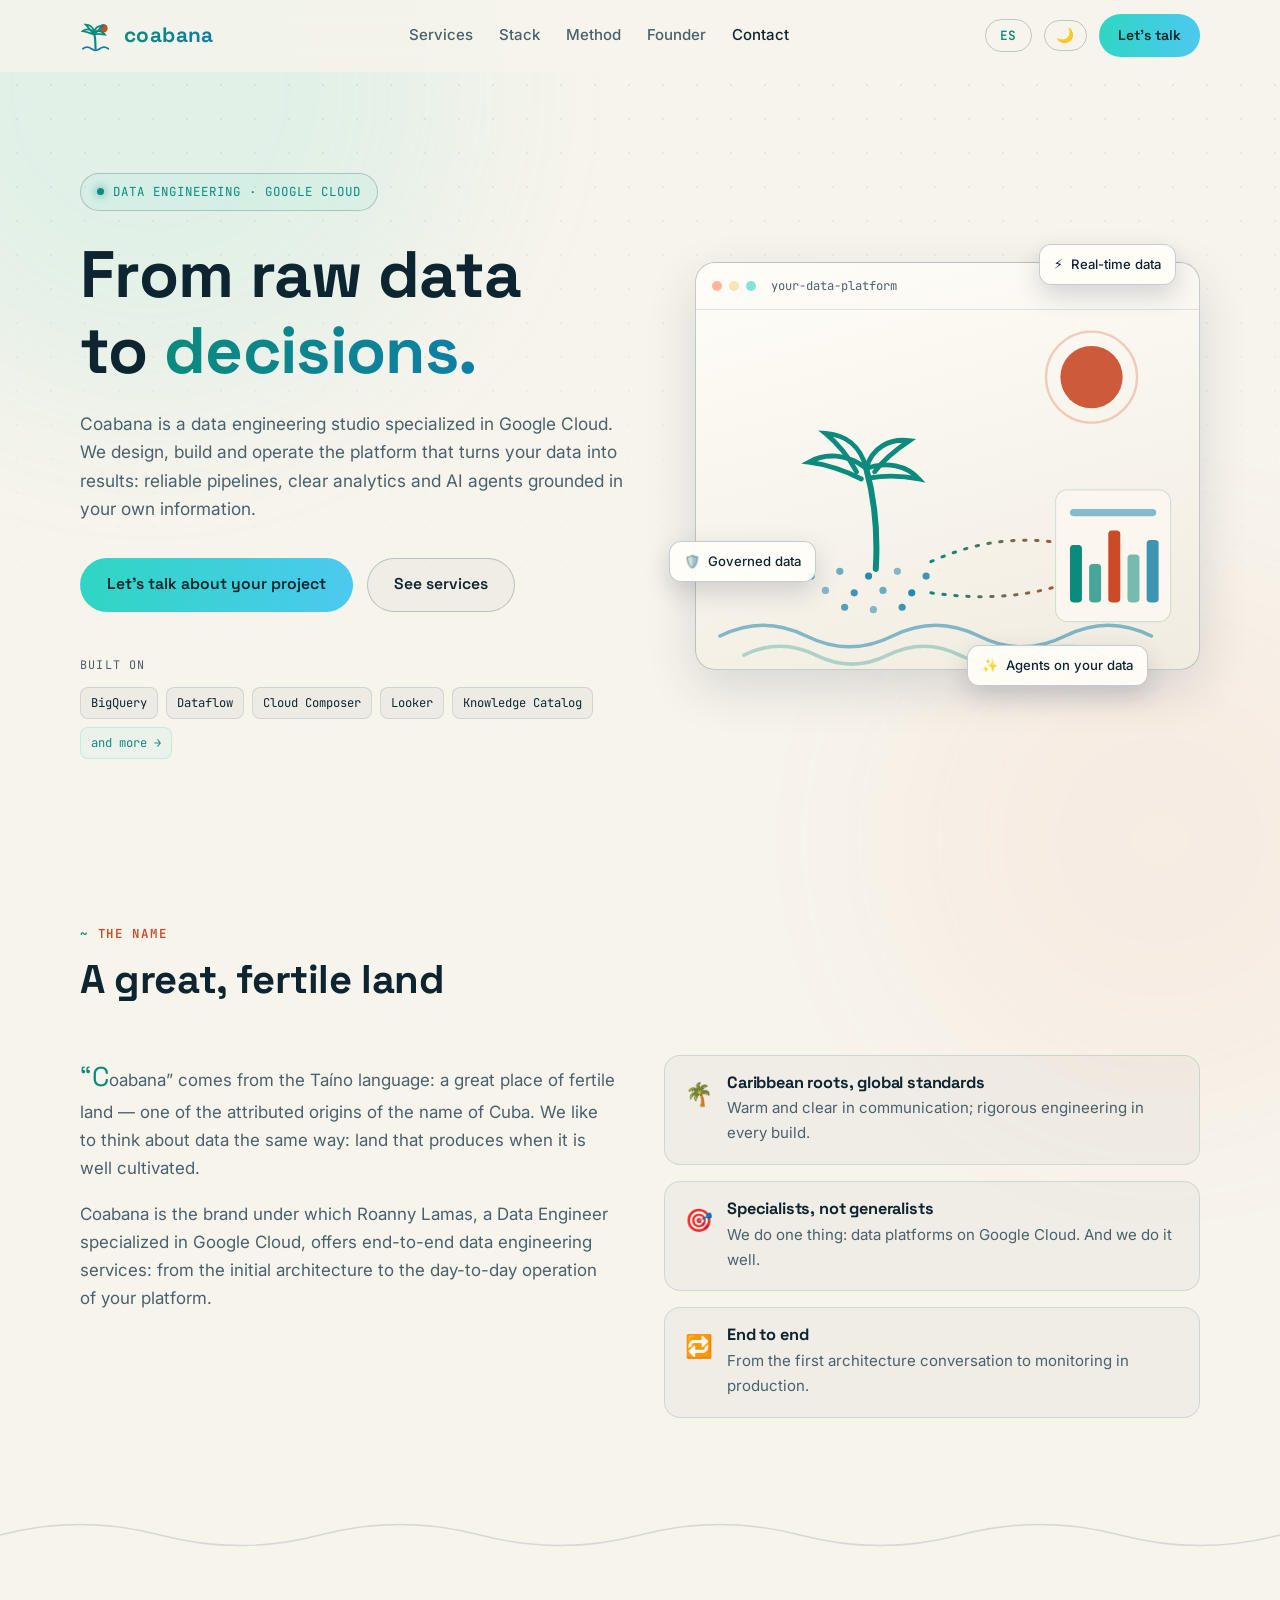
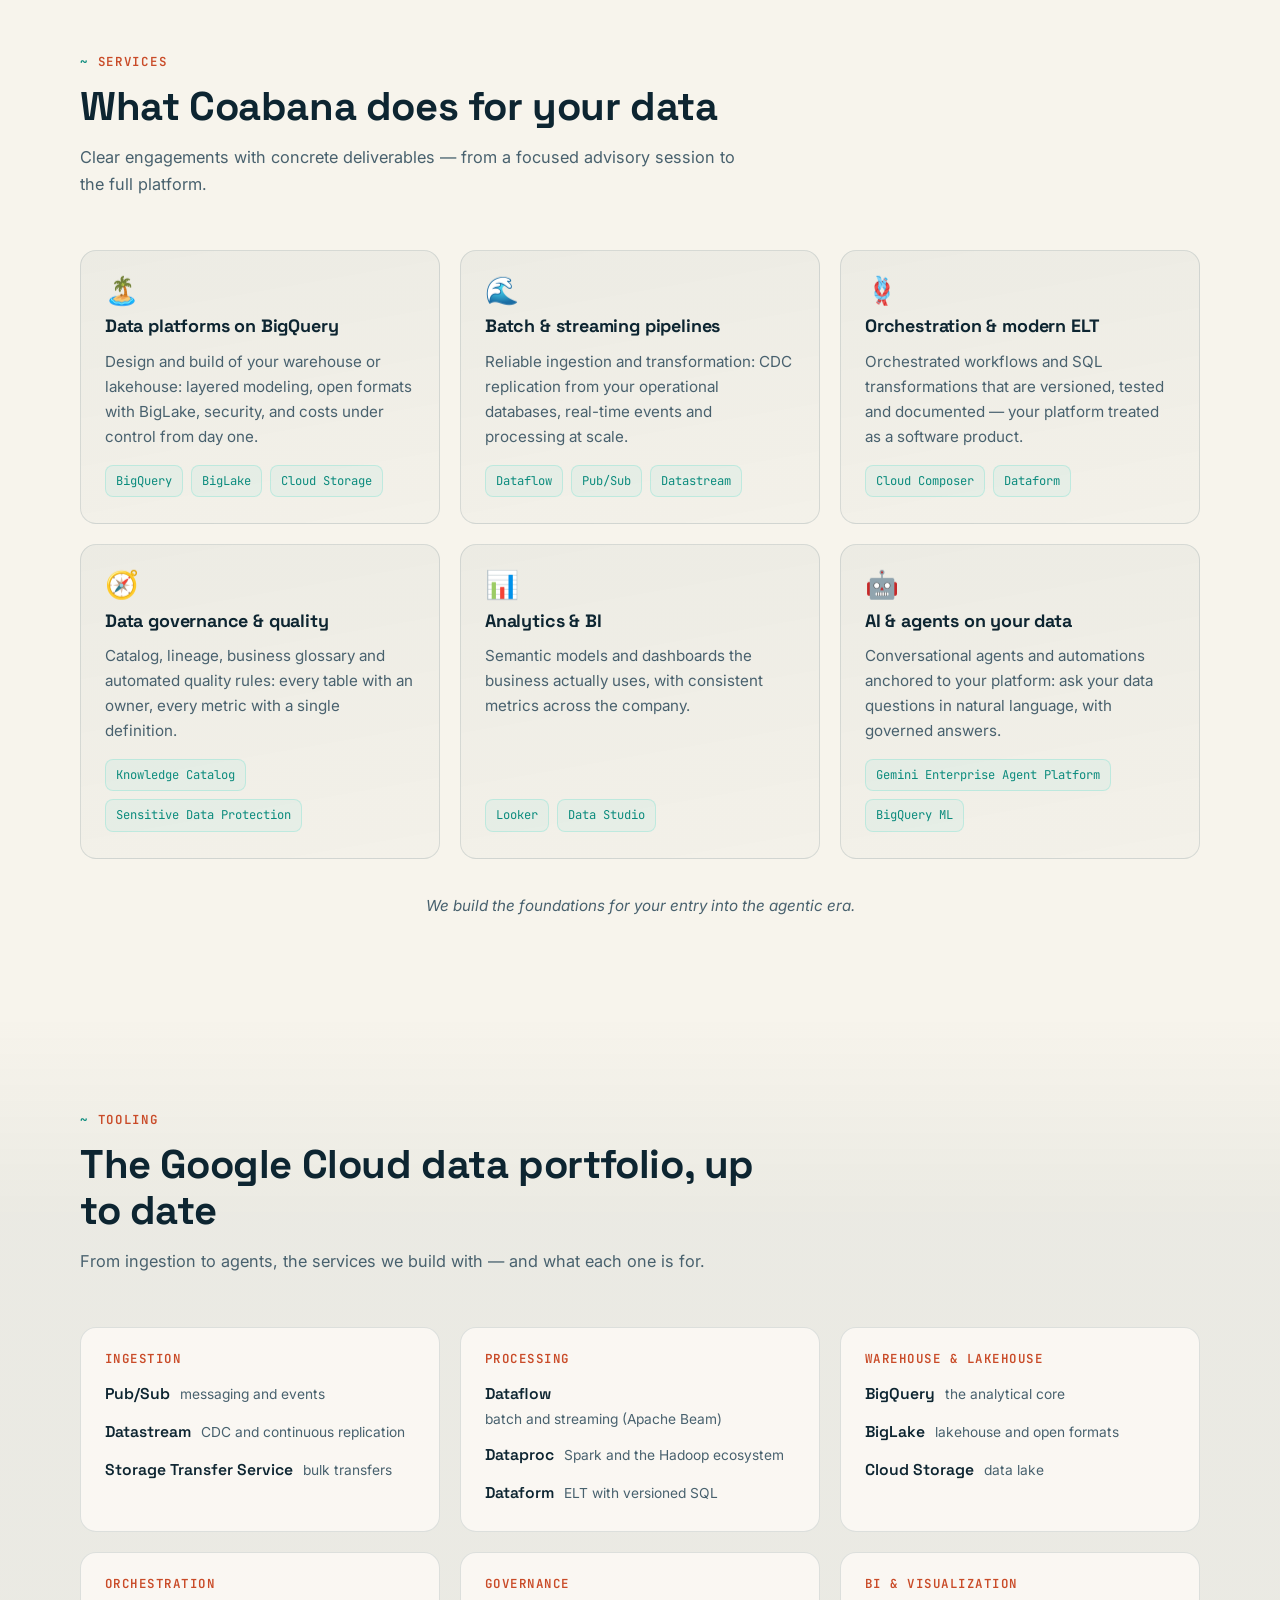
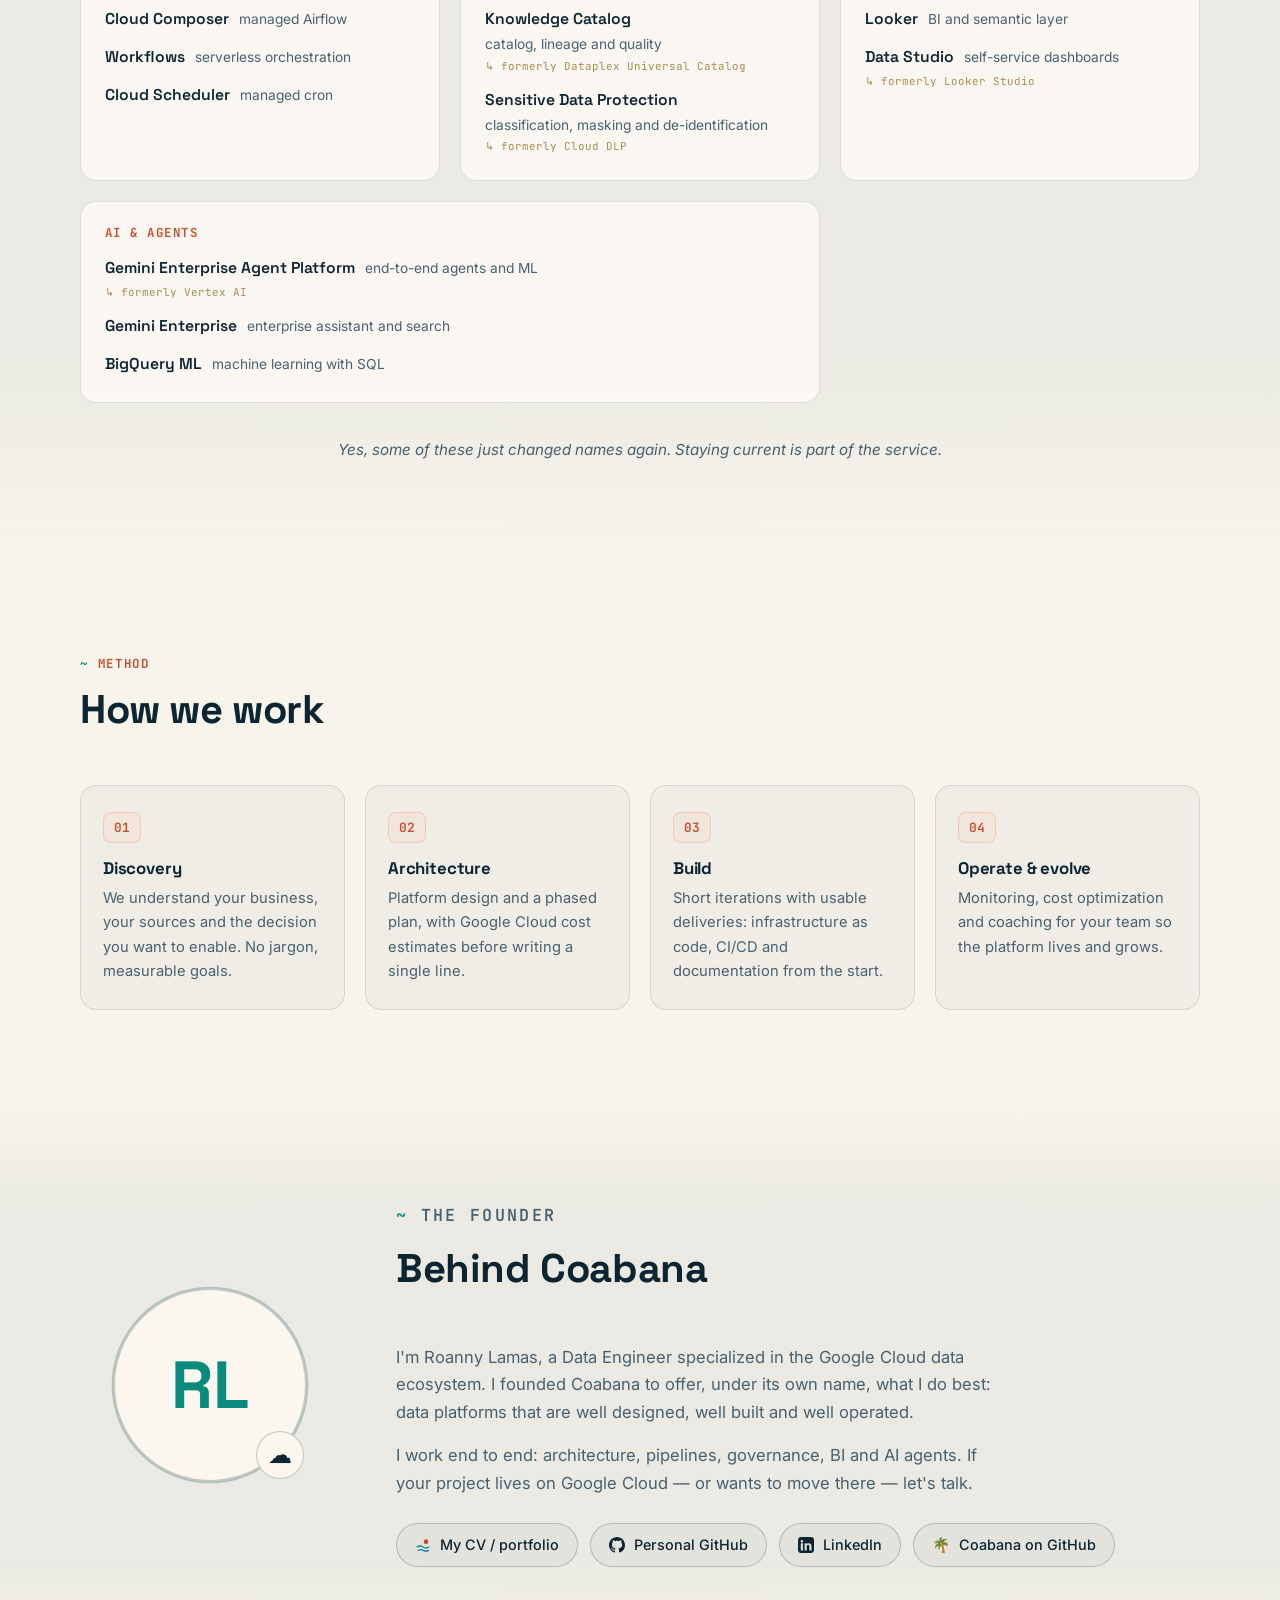
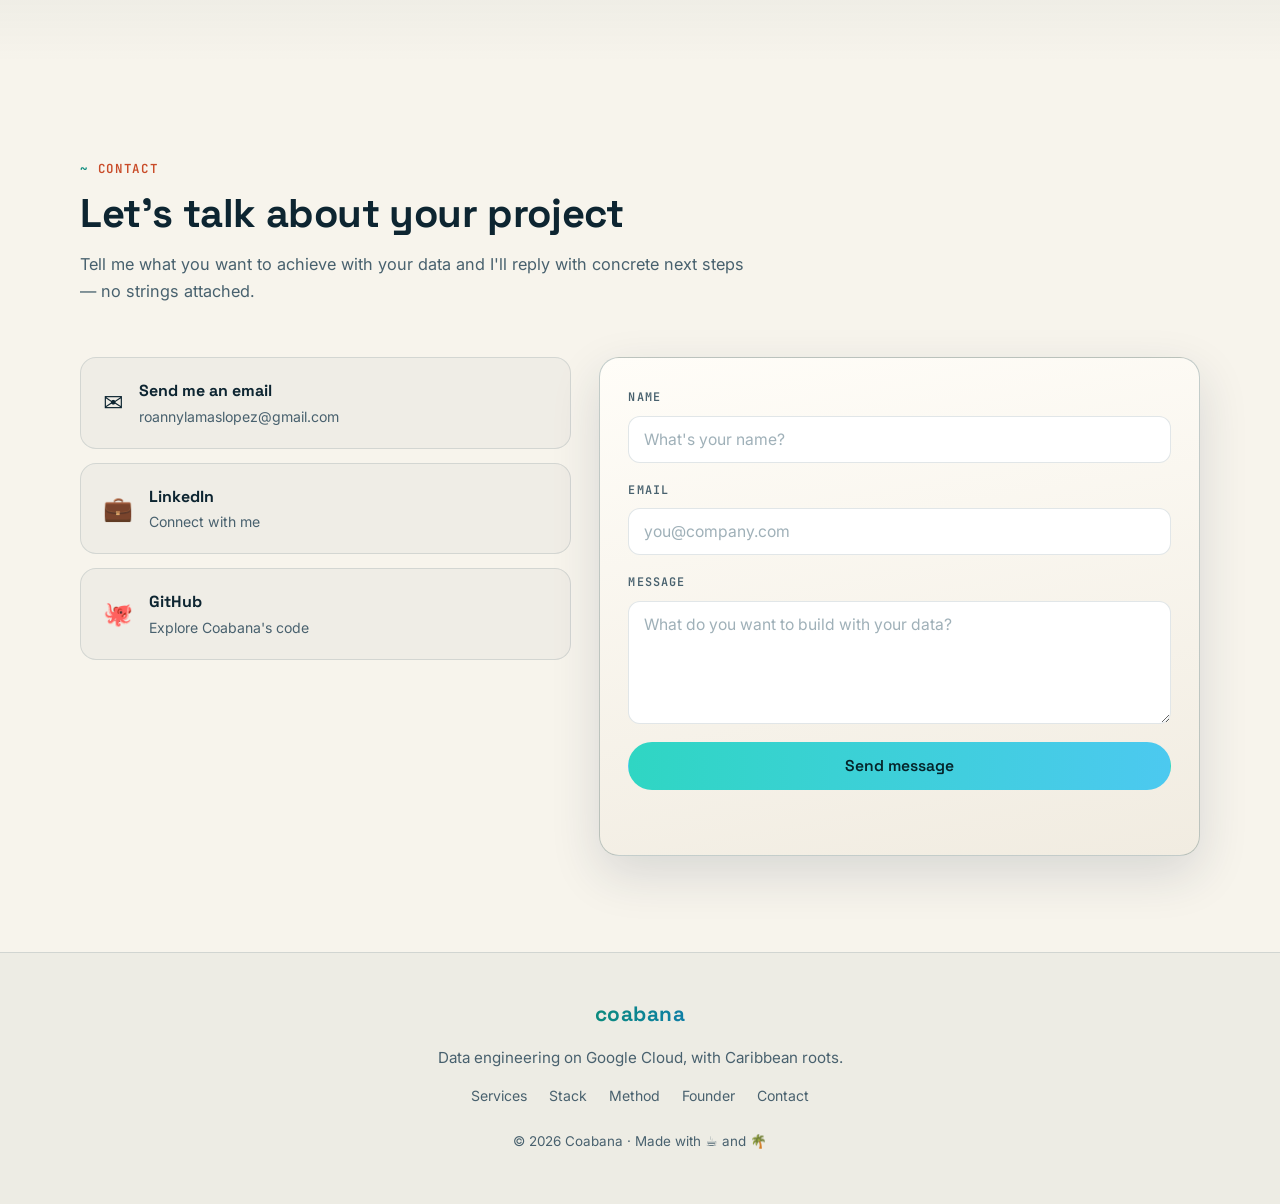
<file: index.html>
<!DOCTYPE html>
<html lang="es" id="top">
<head>
  <meta charset="UTF-8">
  <meta name="viewport" content="width=device-width, initial-scale=1.0">
  <title>Coabana — Ingeniería de Datos en Google Cloud</title>
  <meta name="description" content="Coabana diseña, construye y opera plataformas de datos en Google Cloud: BigQuery, Dataflow, Composer, Looker y agentes de IA sobre tus datos." data-i18n-content="meta.desc">
  <meta name="theme-color" content="#07131d">
  <meta name="google-site-verification" content="7HIepAiK9BsFY3NRVw-7wOb9rEOfitxCJV_iQwWbcqk">

  <link rel="canonical" href="https://coabana.github.io/">

  <!-- Versiones por idioma (la página cambia con ?lang=) -->
  <link rel="alternate" hreflang="es" href="https://coabana.github.io/">
  <link rel="alternate" hreflang="en" href="https://coabana.github.io/?lang=en">
  <link rel="alternate" hreflang="x-default" href="https://coabana.github.io/">

  <!-- Open Graph -->
  <meta property="og:type" content="website">
  <meta property="og:title" content="Coabana — Ingeniería de Datos en Google Cloud">
  <meta property="og:description" content="Plataformas de datos en Google Cloud: pipelines confiables, analítica clara y agentes de IA sobre tus propios datos.">
  <meta property="og:url" content="https://coabana.github.io/">
  <meta property="og:site_name" content="Coabana">
  <meta property="og:locale" content="es_ES">
  <meta property="og:locale:alternate" content="en_US">
  <meta property="og:image" content="https://coabana.github.io/og-image.jpg">
  <meta property="og:image:width" content="1200">
  <meta property="og:image:height" content="630">
  <meta property="og:image:alt" content="Coabana — Ingeniería de Datos en Google Cloud">

  <!-- Twitter -->
  <meta name="twitter:card" content="summary_large_image">
  <meta name="twitter:title" content="Coabana — Ingeniería de Datos en Google Cloud">
  <meta name="twitter:description" content="Plataformas de datos en Google Cloud: pipelines confiables, analítica clara y agentes de IA sobre tus propios datos.">
  <meta name="twitter:image" content="https://coabana.github.io/og-image.jpg">
  <meta name="twitter:creator" content="@roannyll">

  <link rel="icon" type="image/svg+xml" href="assets/favicon.svg">
  <link rel="icon" type="image/png" sizes="32x32" href="assets/favicon-32.png">

  <!-- Tipografía -->
  <link rel="preconnect" href="https://fonts.googleapis.com">
  <link rel="preconnect" href="https://fonts.gstatic.com" crossorigin>
  <!-- Fuentes en carga asíncrona: no bloquean el primer pintado; el texto
       sale con la fuente del sistema y cambia al llegar la de marca -->
  <link rel="preload" as="style" href="https://fonts.googleapis.com/css2?family=Space+Grotesk:wght@500;600;700&family=Inter:wght@400;500;600&family=JetBrains+Mono:wght@400;600&display=swap">
  <link href="https://fonts.googleapis.com/css2?family=Space+Grotesk:wght@500;600;700&family=Inter:wght@400;500;600&family=JetBrains+Mono:wght@400;600&display=swap" rel="stylesheet" media="print" onload="this.media='all'">
  <noscript><link href="https://fonts.googleapis.com/css2?family=Space+Grotesk:wght@500;600;700&family=Inter:wght@400;500;600&family=JetBrains+Mono:wght@400;600&display=swap" rel="stylesheet"></noscript>

  <link rel="stylesheet" href="css/style.css">

  <!-- Tema antes del primer render, para evitar parpadeos -->
  <script>
  (function(){
    var t = null;
    try {
      t = new URLSearchParams(location.search).get('theme') || localStorage.getItem('coabana-theme');
    } catch (e) { /* modo privado */ }
    if (t !== 'light' && t !== 'dark') {
      t = (window.matchMedia && window.matchMedia('(prefers-color-scheme: light)').matches) ? 'light' : 'dark';
    }
    if (t === 'light') document.documentElement.setAttribute('data-theme', 'light');
  })();
  </script>

  <!-- JSON-LD -->
  <script type="application/ld+json">
  {
    "@context": "https://schema.org",
    "@type": "ProfessionalService",
    "@id": "https://coabana.github.io/#coabana",
    "name": "Coabana",
    "description": "Estudio de ingeniería de datos especializado en Google Cloud.",
    "url": "https://coabana.github.io/",
    "logo": "https://coabana.github.io/assets/logo.svg",
    "image": "https://coabana.github.io/og-image.jpg",
    "email": "mailto:roannylamaslopez@gmail.com",
    "sameAs": ["https://github.com/Coabana"],
    "founder": {
      "@type": "Person",
      "name": "Roanny Lamas",
      "url": "https://roanny.github.io/",
      "sameAs": ["https://www.linkedin.com/in/roannylamaslopez", "https://github.com/roanny"]
    },
    "knowsAbout": ["Data Engineering", "Google Cloud", "BigQuery", "Dataflow", "Cloud Composer", "Looker", "Knowledge Catalog", "Gemini Enterprise Agent Platform"]
  }
  </script>
</head>
<body>

  <!-- Fondo decorativo -->
  <div class="bg-decor" aria-hidden="true">
    <div class="glow glow-turquoise"></div>
    <div class="glow glow-coral"></div>
    <div class="dots"></div>
  </div>

  <!-- ══════════ NAV ══════════ -->
  <header class="nav" id="nav">
    <div class="nav-inner">
      <a class="brand" href="#top" aria-label="Coabana — inicio">
        <svg class="brand-glyph" viewBox="0 0 48 48" fill="none" aria-hidden="true">
          <circle cx="33" cy="13" r="6" fill="var(--coral)"/>
          <path d="M22 42c0-10-1-18-2-24" stroke="url(#trunkGrad)" stroke-width="3" stroke-linecap="round"/>
          <path d="M20 18C14 14 8 14 4 17c6 1 11 3 16 5" fill="none" stroke="var(--turquoise)" stroke-width="2.6" stroke-linecap="round"/>
          <path d="M20 18c-2-7-7-10-12-10 4 4 7 8 10 12" fill="none" stroke="var(--turquoise)" stroke-width="2.6" stroke-linecap="round"/>
          <path d="M20 18c2-6 7-9 13-8-5 3-8 6-11 10" fill="none" stroke="var(--turquoise)" stroke-width="2.6" stroke-linecap="round"/>
          <path d="M20 18c6-2 12 0 15 4-6-1-11-1-15-1" fill="none" stroke="var(--turquoise)" stroke-width="2.6" stroke-linecap="round"/>
          <path d="M4 42c4-3 8-3 12 0s8 3 12 0 8-3 12 0" fill="none" stroke="var(--cyan)" stroke-width="2.4" stroke-linecap="round"/>
          <defs>
            <linearGradient id="trunkGrad" x1="20" y1="18" x2="22" y2="42" gradientUnits="userSpaceOnUse">
              <stop stop-color="var(--turquoise)"/><stop offset="1" stop-color="var(--cyan)"/>
            </linearGradient>
          </defs>
        </svg>
        <span class="brand-name">coabana</span>
      </a>

      <nav class="nav-links" id="navLinks" aria-label="Secciones">
        <a href="#services" data-i18n="nav.services">Servicios</a>
        <a href="#stack" data-i18n="nav.stack">Stack</a>
        <a href="#process" data-i18n="nav.process">Método</a>
        <a href="#about" data-i18n="nav.about">Fundador</a>
        <a href="#contact" data-i18n="nav.contact">Contacto</a>
      </nav>

      <div class="nav-actions">
        <button class="lang-toggle" id="langToggle" type="button" aria-label="Switch to English">EN</button>
        <button class="theme-toggle" id="themeToggle" type="button" aria-label="Cambiar a tema claro" data-i18n-aria-label="nav.themeLight">☀️</button>
        <a class="btn btn-primary btn-small" href="#contact" data-i18n="nav.cta">Hablemos</a>
        <button class="hamburger" id="hamburger" type="button" aria-label="Abrir menú" aria-expanded="false" data-i18n-aria-label="nav.menu">
          <span></span><span></span><span></span>
        </button>
      </div>
    </div>
  </header>

  <main>

    <!-- ══════════ HERO ══════════ -->
    <section class="hero">
      <div class="container hero-grid">
        <div class="hero-copy">
          <p class="badge">
            <span class="badge-dot" aria-hidden="true"></span>
            <span data-i18n="hero.badge">Ingeniería de datos · Google Cloud</span>
          </p>
          <h1 class="hero-title">
            <span data-i18n="hero.h1a">Del dato crudo</span><br>
            <span data-i18n="hero.h1b">a la </span><span class="grad" data-i18n="hero.h1c">decisión.</span>
          </h1>
          <p class="hero-sub" data-i18n="hero.sub">
            Coabana es un estudio de ingeniería de datos especializado en Google Cloud.
            Diseñamos, construimos y operamos la plataforma que convierte tus datos en resultados:
            pipelines confiables, analítica clara y agentes de IA sobre tu propia información.
          </p>
          <div class="hero-ctas">
            <a class="btn btn-primary" href="#contact" data-i18n="hero.cta1">Hablemos de tu proyecto</a>
            <a class="btn btn-ghost" href="#services" data-i18n="hero.cta2">Ver servicios</a>
          </div>
          <div class="hero-strip">
            <span class="strip-label" data-i18n="hero.strip">Construido sobre</span>
            <ul class="chips">
              <li class="chip">BigQuery</li>
              <li class="chip">Dataflow</li>
              <li class="chip">Cloud Composer</li>
              <li class="chip">Looker</li>
              <li class="chip">Knowledge Catalog</li>
              <li class="chip chip-accent"><a href="#stack" data-i18n="hero.stripMore">y más →</a></li>
            </ul>
          </div>
        </div>

        <!-- Escena visual: isla de datos -->
        <div class="hero-visual" aria-hidden="true">
          <div class="island-card">
            <div class="island-card-head">
              <span class="win-dot"></span><span class="win-dot"></span><span class="win-dot"></span>
              <span class="island-card-title" data-i18n="hero.card">tu-plataforma-de-datos</span>
            </div>
            <svg class="island-svg" viewBox="0 0 420 300" fill="none">
              <!-- sol -->
              <circle cx="330" cy="56" r="26" fill="var(--coral)" opacity="0.9"/>
              <circle cx="330" cy="56" r="38" stroke="var(--coral)" stroke-opacity="0.25" stroke-width="2"/>
              <!-- palma monolínea -->
              <path d="M150 216c2-34-2-62-8-84" stroke="var(--turquoise)" stroke-width="5" stroke-linecap="round"/>
              <path d="M142 132c-16-12-34-13-48-5 16 2 30 7 44 14" stroke="var(--turquoise)" stroke-width="4" stroke-linecap="round" fill="none"/>
              <path d="M142 132c-5-19-18-28-34-29 11 9 19 19 26 32" stroke="var(--turquoise)" stroke-width="4" stroke-linecap="round" fill="none"/>
              <path d="M142 132c5-17 19-25 36-23-12 8-21 15-29 26" stroke="var(--turquoise)" stroke-width="4" stroke-linecap="round" fill="none"/>
              <path d="M142 132c17-6 34-2 44 9-15-3-28-3-41-1" stroke="var(--turquoise)" stroke-width="4" stroke-linecap="round" fill="none"/>
              <!-- isla de datos: rejilla de puntos -->
              <g fill="var(--cyan)">
                <circle cx="96" cy="222" r="3" opacity=".9"/><circle cx="120" cy="218" r="3" opacity=".6"/>
                <circle cx="144" cy="222" r="3" opacity=".9"/><circle cx="168" cy="218" r="3" opacity=".5"/>
                <circle cx="192" cy="222" r="3" opacity=".8"/><circle cx="108" cy="234" r="3" opacity=".5"/>
                <circle cx="132" cy="236" r="3" opacity=".8"/><circle cx="156" cy="234" r="3" opacity=".6"/>
                <circle cx="180" cy="236" r="3" opacity=".9"/><circle cx="124" cy="248" r="3" opacity=".7"/>
                <circle cx="148" cy="250" r="3" opacity=".5"/><circle cx="172" cy="248" r="3" opacity=".8"/>
              </g>
              <!-- flujo de datos hacia el panel -->
              <path d="M196 210c40-18 76-22 118-14" stroke="url(#flowGrad)" stroke-width="2.5" stroke-dasharray="2 8" stroke-linecap="round" class="flow-line"/>
              <path d="M196 236c44 6 80 4 120-10" stroke="url(#flowGrad)" stroke-width="2.5" stroke-dasharray="2 8" stroke-linecap="round" class="flow-line flow-line-2"/>
              <!-- mini dashboard -->
              <g>
                <rect x="300" y="150" width="96" height="110" rx="10" fill="var(--panel-2)" stroke="var(--line)"/>
                <rect x="312" y="166" width="72" height="6" rx="3" fill="var(--cyan)" opacity=".5"/>
                <rect x="312" y="196" width="10" height="48" rx="3" fill="var(--turquoise)"/>
                <rect x="328" y="212" width="10" height="32" rx="3" fill="var(--turquoise)" opacity=".75"/>
                <rect x="344" y="184" width="10" height="60" rx="3" fill="var(--coral)"/>
                <rect x="360" y="204" width="10" height="40" rx="3" fill="var(--turquoise)" opacity=".55"/>
                <rect x="376" y="192" width="10" height="52" rx="3" fill="var(--cyan)" opacity=".8"/>
              </g>
              <!-- olas -->
              <path d="M20 272c24-12 48-12 72 0s48 12 72 0 48-12 72 0 48 12 72 0 48-12 72 0" stroke="var(--cyan)" stroke-opacity=".5" stroke-width="3" stroke-linecap="round" fill="none"/>
              <path d="M40 288c20-10 40-10 60 0s40 10 60 0 40-10 60 0 40 10 60 0 40-10 60 0" stroke="var(--turquoise)" stroke-opacity=".3" stroke-width="3" stroke-linecap="round" fill="none"/>
              <defs>
                <linearGradient id="flowGrad" x1="196" y1="210" x2="316" y2="210" gradientUnits="userSpaceOnUse">
                  <stop stop-color="var(--turquoise)"/><stop offset="1" stop-color="var(--coral)"/>
                </linearGradient>
              </defs>
            </svg>
          </div>
          <div class="float-chip chip-a"><span class="chip-icon">⚡</span><span data-i18n="hero.chip1">Datos en tiempo real</span></div>
          <div class="float-chip chip-b"><span class="chip-icon">🛡️</span><span data-i18n="hero.chip2">Datos gobernados</span></div>
          <div class="float-chip chip-c"><span class="chip-icon">✨</span><span data-i18n="hero.chip3">Agentes sobre tus datos</span></div>
        </div>
      </div>
    </section>

    <!-- ══════════ LA MARCA ══════════ -->
    <section class="section" id="brand">
      <div class="container">
        <div class="section-head reveal">
          <p class="kicker" data-i18n="brand.kicker">El nombre</p>
          <h2 data-i18n="brand.title">Una tierra grande y fértil</h2>
        </div>
        <div class="brand-grid">
          <div class="brand-story reveal">
            <p data-i18n="brand.p1">
              «Coabana» viene del taíno: gran lugar de tierra fértil — uno de los orígenes que se
              atribuyen al nombre de Cuba. Nos gusta pensar los datos de la misma manera: una tierra
              que, bien cultivada, produce.
            </p>
            <p data-i18n="brand.p2">
              Coabana es la marca desde la que Roanny Lamas, Ingeniero de Datos especializado en Google Cloud,
              ofrece servicios de ingeniería de datos de punta a punta: desde la arquitectura inicial
              hasta la operación diaria de tu plataforma.
            </p>
          </div>
          <div class="brand-pillars">
            <div class="pillar reveal">
              <span class="pillar-icon" aria-hidden="true">🌴</span>
              <h3 data-i18n="brand.b1t">Raíz caribeña, estándar global</h3>
              <p data-i18n="brand.b1d">Cercanía y claridad al comunicar; rigor de ingeniería al construir.</p>
            </div>
            <div class="pillar reveal">
              <span class="pillar-icon" aria-hidden="true">🎯</span>
              <h3 data-i18n="brand.b2t">Especialistas, no generalistas</h3>
              <p data-i18n="brand.b2d">Hacemos una sola cosa: plataformas de datos en Google Cloud. Y la hacemos bien.</p>
            </div>
            <div class="pillar reveal">
              <span class="pillar-icon" aria-hidden="true">🔁</span>
              <h3 data-i18n="brand.b3t">De punta a punta</h3>
              <p data-i18n="brand.b3d">De la primera conversación de arquitectura al monitoreo en producción.</p>
            </div>
          </div>
        </div>
      </div>
    </section>

    <div class="wave-divider" aria-hidden="true">
      <svg viewBox="0 0 1440 60" preserveAspectRatio="none" fill="none">
        <path d="M0 30c60-20 120-20 180 0s120 20 180 0 120-20 180 0 120 20 180 0 120-20 180 0 120 20 180 0 120-20 180 0 120 20 180 0" stroke="var(--line-strong)" stroke-width="2"/>
      </svg>
    </div>

    <!-- ══════════ SERVICIOS ══════════ -->
    <section class="section" id="services">
      <div class="container">
        <div class="section-head reveal">
          <p class="kicker" data-i18n="services.kicker">Servicios</p>
          <h2 data-i18n="services.title">Lo que Coabana hace por tus datos</h2>
          <p class="section-sub" data-i18n="services.sub">
            Compromisos claros con entregables concretos — desde una asesoría puntual hasta la plataforma completa.
          </p>
        </div>

        <div class="cards-grid">
          <article class="card reveal">
            <span class="card-icon" aria-hidden="true">🏝️</span>
            <h3 data-i18n="services.s1t">Plataformas de datos en BigQuery</h3>
            <p data-i18n="services.s1d">Diseño y construcción de tu warehouse o lakehouse: modelado por capas, formatos abiertos con BigLake, seguridad y costos bajo control desde el primer día.</p>
            <ul class="chips card-chips"><li class="chip chip-accent">BigQuery</li><li class="chip chip-accent">BigLake</li><li class="chip chip-accent">Cloud Storage</li></ul>
          </article>

          <article class="card reveal">
            <span class="card-icon" aria-hidden="true">🌊</span>
            <h3 data-i18n="services.s2t">Pipelines batch y streaming</h3>
            <p data-i18n="services.s2d">Ingesta y transformación confiables: réplica CDC de tus bases operacionales, eventos en tiempo real y procesamiento a escala.</p>
            <ul class="chips card-chips"><li class="chip chip-accent">Dataflow</li><li class="chip chip-accent">Pub/Sub</li><li class="chip chip-accent">Datastream</li></ul>
          </article>

          <article class="card reveal">
            <span class="card-icon" aria-hidden="true">🪢</span>
            <h3 data-i18n="services.s3t">Orquestación y ELT moderno</h3>
            <p data-i18n="services.s3d">Flujos orquestados y transformaciones SQL versionadas, probadas y documentadas — tu plataforma tratada como un producto de software.</p>
            <ul class="chips card-chips"><li class="chip chip-accent">Cloud Composer</li><li class="chip chip-accent">Dataform</li></ul>
          </article>

          <article class="card reveal">
            <span class="card-icon" aria-hidden="true">🧭</span>
            <h3 data-i18n="services.s4t">Gobierno y calidad del dato</h3>
            <p data-i18n="services.s4d">Catálogo, linaje, glosario de negocio y reglas de calidad automatizadas: cada tabla con dueño y cada métrica con una sola definición.</p>
            <ul class="chips card-chips"><li class="chip chip-accent">Knowledge Catalog</li><li class="chip chip-accent">Sensitive Data Protection</li></ul>
          </article>

          <article class="card reveal">
            <span class="card-icon" aria-hidden="true">📊</span>
            <h3 data-i18n="services.s5t">Analítica y BI</h3>
            <p data-i18n="services.s5d">Modelos semánticos y dashboards que el negocio usa de verdad, con métricas consistentes en toda la empresa.</p>
            <ul class="chips card-chips"><li class="chip chip-accent">Looker</li><li class="chip chip-accent">Data Studio</li></ul>
          </article>

          <article class="card reveal">
            <span class="card-icon" aria-hidden="true">🤖</span>
            <h3 data-i18n="services.s6t">IA y agentes sobre tus datos</h3>
            <p data-i18n="services.s6d">Agentes conversacionales y automatizaciones anclados en tu plataforma: pregunta a tus datos en lenguaje natural, con respuestas gobernadas.</p>
            <ul class="chips card-chips"><li class="chip chip-accent">Gemini Enterprise Agent Platform</li><li class="chip chip-accent">BigQuery ML</li></ul>
          </article>
        </div>

        <p class="stack-note reveal" data-i18n="services.note">
          Construimos los cimientos para tu entrada a la era agéntica.
        </p>
      </div>
    </section>

    <!-- ══════════ STACK ══════════ -->
    <section class="section section-alt" id="stack">
      <div class="container">
        <div class="section-head reveal">
          <p class="kicker" data-i18n="stack.kicker">Herramientas</p>
          <h2 data-i18n="stack.title">El portafolio de datos de Google Cloud, al día</h2>
          <p class="section-sub" data-i18n="stack.sub">
            De la ingesta a los agentes, los servicios con los que construimos — y para qué sirve cada uno.
          </p>
        </div>

        <div class="stack-grid">
          <div class="stack-group reveal">
            <h3 data-i18n="stack.g1">Ingesta</h3>
            <ul>
              <li><strong>Pub/Sub</strong><span data-i18n="stack.g1a">mensajería y eventos</span></li>
              <li><strong>Datastream</strong><span data-i18n="stack.g1b">CDC y réplica continua</span></li>
              <li><strong>Storage Transfer Service</strong><span data-i18n="stack.g1c">cargas masivas</span></li>
            </ul>
          </div>
          <div class="stack-group reveal">
            <h3 data-i18n="stack.g2">Procesamiento</h3>
            <ul>
              <li><strong>Dataflow</strong><span data-i18n="stack.g2a">batch y streaming (Apache Beam)</span></li>
              <li><strong>Dataproc</strong><span data-i18n="stack.g2b">Spark y ecosistema Hadoop</span></li>
              <li><strong>Dataform</strong><span data-i18n="stack.g2c">ELT con SQL versionado</span></li>
            </ul>
          </div>
          <div class="stack-group reveal">
            <h3 data-i18n="stack.g3">Warehouse y lakehouse</h3>
            <ul>
              <li><strong>BigQuery</strong><span data-i18n="stack.g3a">el corazón analítico</span></li>
              <li><strong>BigLake</strong><span data-i18n="stack.g3b">lakehouse y formatos abiertos</span></li>
              <li><strong>Cloud Storage</strong><span data-i18n="stack.g3c">data lake</span></li>
            </ul>
          </div>
          <div class="stack-group reveal">
            <h3 data-i18n="stack.g4">Orquestación</h3>
            <ul>
              <li><strong>Cloud Composer</strong><span data-i18n="stack.g4a">Airflow gestionado</span></li>
              <li><strong>Workflows</strong><span data-i18n="stack.g4b">orquestación serverless</span></li>
              <li><strong>Cloud Scheduler</strong><span data-i18n="stack.g4c">cron gestionado</span></li>
            </ul>
          </div>
          <div class="stack-group reveal">
            <h3 data-i18n="stack.g5">Gobierno</h3>
            <ul>
              <li>
                <strong>Knowledge Catalog</strong><span data-i18n="stack.g5a">catálogo, linaje y calidad</span>
                <em class="was" data-i18n="stack.g5was">antes Dataplex Universal Catalog</em>
              </li>
              <li>
                <strong>Sensitive Data Protection</strong><span data-i18n="stack.g5b">clasificación, enmascaramiento y desidentificación</span>
                <em class="was" data-i18n="stack.g5bwas">antes Cloud DLP</em>
              </li>
            </ul>
          </div>
          <div class="stack-group reveal">
            <h3 data-i18n="stack.g6">BI y visualización</h3>
            <ul>
              <li><strong>Looker</strong><span data-i18n="stack.g6a">BI y capa semántica</span></li>
              <li>
                <strong>Data Studio</strong><span data-i18n="stack.g6b">dashboards de autoservicio</span>
                <em class="was" data-i18n="stack.g6bwas">antes Looker Studio</em>
              </li>
            </ul>
          </div>
          <div class="stack-group stack-group-wide reveal">
            <h3 data-i18n="stack.g7">IA y agentes</h3>
            <ul>
              <li>
                <strong>Gemini Enterprise Agent Platform</strong><span data-i18n="stack.g7a">agentes y ML de punta a punta</span>
                <em class="was" data-i18n="stack.g7was">antes Vertex AI</em>
              </li>
              <li><strong>Gemini Enterprise</strong><span data-i18n="stack.g7b">asistente y búsqueda empresarial</span></li>
              <li><strong>BigQuery ML</strong><span data-i18n="stack.g7c">machine learning con SQL</span></li>
            </ul>
          </div>
        </div>

        <p class="stack-note reveal" data-i18n="stack.note">
          Sí, algunos acaban de cambiar de nombre. Mantenerse al día también es parte del servicio.
        </p>
      </div>
    </section>

    <!-- ══════════ MÉTODO ══════════ -->
    <section class="section" id="process">
      <div class="container">
        <div class="section-head reveal">
          <p class="kicker" data-i18n="process.kicker">Método</p>
          <h2 data-i18n="process.title">Cómo trabajamos</h2>
        </div>
        <ol class="steps">
          <li class="step reveal">
            <span class="step-num">01</span>
            <h3 data-i18n="process.p1t">Descubrimiento</h3>
            <p data-i18n="process.p1d">Entendemos tu negocio, tus fuentes y la decisión que quieres habilitar. Sin jerga, con objetivos medibles.</p>
          </li>
          <li class="step reveal">
            <span class="step-num">02</span>
            <h3 data-i18n="process.p2t">Arquitectura</h3>
            <p data-i18n="process.p2d">Diseño de la plataforma y plan por fases, con estimación de costos de Google Cloud antes de escribir una línea.</p>
          </li>
          <li class="step reveal">
            <span class="step-num">03</span>
            <h3 data-i18n="process.p3t">Construcción</h3>
            <p data-i18n="process.p3d">Iteraciones cortas con entregas usables: infraestructura como código, CI/CD y documentación desde el inicio.</p>
          </li>
          <li class="step reveal">
            <span class="step-num">04</span>
            <h3 data-i18n="process.p4t">Operación y evolución</h3>
            <p data-i18n="process.p4d">Monitoreo, optimización de costos y acompañamiento a tu equipo para que la plataforma viva y crezca.</p>
          </li>
        </ol>
      </div>
    </section>

    <!-- ══════════ FUNDADOR ══════════ -->
    <section class="section section-alt" id="about">
      <div class="container founder-grid">
        <div class="founder-visual reveal" aria-hidden="true">
          <div class="avatar">
            <svg viewBox="0 0 120 120" fill="none">
              <circle cx="60" cy="60" r="58" fill="var(--panel-2)" stroke="var(--line-strong)" stroke-width="2"/>
              <text x="60" y="74" text-anchor="middle" font-family="Space Grotesk, sans-serif" font-size="40" font-weight="700" fill="var(--turquoise)">RL</text>
            </svg>
            <span class="avatar-badge">☁️</span>
          </div>
        </div>
        <div class="founder-copy">
          <div class="section-head reveal">
            <p class="kicker" data-i18n="about.kicker">El fundador</p>
            <h2 data-i18n="about.title">Detrás de Coabana</h2>
          </div>
          <p class="reveal" data-i18n="about.p1">
            Soy Roanny Lamas, Ingeniero de Datos especializado en el ecosistema de datos de Google Cloud.
            Fundé Coabana para ofrecer, con nombre propio, lo que mejor sé hacer: plataformas de datos
            bien diseñadas, bien construidas y bien operadas.
          </p>
          <p class="reveal" data-i18n="about.p2">
            Trabajo de punta a punta: arquitectura, pipelines, gobierno, BI y agentes de IA.
            Si tu proyecto vive en Google Cloud — o quiere mudarse — hablemos.
          </p>
          <div class="founder-links reveal">
            <a class="pill-link" href="https://roanny.github.io/" target="_blank" rel="noopener">
              <svg viewBox="0 0 48 48" width="16" height="16" fill="none" aria-hidden="true">
                <circle cx="33" cy="14" r="7" fill="var(--coral)"/>
                <path d="M6 30c6-4 12-4 18 0s12 4 18 0" stroke="var(--turquoise)" stroke-width="4" fill="none" stroke-linecap="round"/>
                <path d="M10 40c5-3 10-3 15 0s10 3 15 0" stroke="var(--cyan)" stroke-width="4" fill="none" stroke-linecap="round"/>
              </svg>
              <span data-i18n="about.link4">Mi CV / portafolio</span>
            </a>
            <a class="pill-link" href="https://github.com/roanny" target="_blank" rel="noopener">
              <svg viewBox="0 0 16 16" width="16" height="16" fill="currentColor" aria-hidden="true"><path d="M8 0C3.58 0 0 3.58 0 8c0 3.54 2.29 6.53 5.47 7.59.4.07.55-.17.55-.38 0-.19-.01-.82-.01-1.49-2.01.37-2.53-.49-2.69-.94-.09-.23-.48-.94-.82-1.13-.28-.15-.68-.52-.01-.53.63-.01 1.08.58 1.23.82.72 1.21 1.87.87 2.33.66.07-.52.28-.87.51-1.07-1.78-.2-3.64-.89-3.64-3.95 0-.87.31-1.59.82-2.15-.08-.2-.36-1.02.08-2.12 0 0 .67-.21 2.2.82.64-.18 1.32-.27 2-.27s1.36.09 2 .27c1.53-1.04 2.2-.82 2.2-.82.44 1.1.16 1.92.08 2.12.51.56.82 1.27.82 2.15 0 3.07-1.87 3.75-3.65 3.95.29.25.54.73.54 1.48 0 1.07-.01 1.93-.01 2.2 0 .21.15.46.55.38A8.01 8.01 0 0 0 16 8c0-4.42-3.58-8-8-8Z"/></svg>
              <span data-i18n="about.link1">GitHub personal</span>
            </a>
            <a class="pill-link" href="https://www.linkedin.com/in/roannylamaslopez" target="_blank" rel="noopener">
              <svg viewBox="0 0 16 16" width="16" height="16" fill="currentColor" aria-hidden="true"><path d="M12.68 0H3.32A3.32 3.32 0 0 0 0 3.32v9.36A3.32 3.32 0 0 0 3.32 16h9.36A3.32 3.32 0 0 0 16 12.68V3.32A3.32 3.32 0 0 0 12.68 0ZM4.94 13.5H2.83V6.34h2.11v7.16ZM3.88 5.43a1.23 1.23 0 1 1 0-2.46 1.23 1.23 0 0 1 0 2.46Zm9.62 8.07h-2.11V9.77c0-.89-.02-2.03-1.24-2.03-1.24 0-1.43.97-1.43 1.97v3.79H6.61V6.34h2.02v.98h.03c.28-.53.97-1.1 2-1.1 2.14 0 2.84 1.41 2.84 3.24v4.04Z"/></svg>
              <span>LinkedIn</span>
            </a>
            <a class="pill-link" href="https://github.com/Coabana" target="_blank" rel="noopener">
              <span aria-hidden="true">🌴</span>
              <span data-i18n="about.link3">Coabana en GitHub</span>
            </a>
          </div>
        </div>
      </div>
    </section>

    <!-- ══════════ CONTACTO ══════════ -->
    <section class="section" id="contact">
      <div class="container">
        <div class="section-head reveal">
          <p class="kicker" data-i18n="contact.kicker">Contacto</p>
          <h2 data-i18n="contact.title">Hablemos de tu proyecto</h2>
          <p class="section-sub" data-i18n="contact.sub">
            Cuéntame qué quieres lograr con tus datos y te respondo con próximos pasos concretos — sin compromiso.
          </p>
        </div>

        <div class="contact-grid">
          <div class="contact-channels reveal">
            <a class="channel" href="mailto:roannylamaslopez@gmail.com">
              <span class="channel-icon" aria-hidden="true">✉️</span>
              <span class="channel-body">
                <strong data-i18n="contact.emailT">Escríbeme un correo</strong>
                <span>roannylamaslopez@gmail.com</span>
              </span>
            </a>
            <a class="channel" href="https://www.linkedin.com/in/roannylamaslopez" target="_blank" rel="noopener">
              <span class="channel-icon" aria-hidden="true">💼</span>
              <span class="channel-body">
                <strong>LinkedIn</strong>
                <span data-i18n="contact.liD">Conecta conmigo</span>
              </span>
            </a>
            <a class="channel" href="https://github.com/Coabana" target="_blank" rel="noopener">
              <span class="channel-icon" aria-hidden="true">🐙</span>
              <span class="channel-body">
                <strong>GitHub</strong>
                <span data-i18n="contact.ghD">Explora el código de Coabana</span>
              </span>
            </a>
          </div>

          <form class="contact-form reveal" id="contactForm" novalidate>
            <div class="form-row">
              <label for="fName" data-i18n="form.name">Nombre</label>
              <input id="fName" name="name" type="text" required autocomplete="name" data-i18n-placeholder="form.namePh" placeholder="¿Cómo te llamas?">
            </div>
            <div class="form-row">
              <label for="fEmail" data-i18n="form.email">Correo</label>
              <input id="fEmail" name="email" type="email" required autocomplete="email" data-i18n-placeholder="form.emailPh" placeholder="tu@empresa.com">
            </div>
            <div class="form-row">
              <label for="fMsg" data-i18n="form.msg">Mensaje</label>
              <textarea id="fMsg" name="message" rows="5" required data-i18n-placeholder="form.msgPh" placeholder="¿Qué quieres construir con tus datos?"></textarea>
            </div>
            <!-- honeypot anti-spam -->
            <input type="text" name="_gotcha" tabindex="-1" autocomplete="off" class="hp" aria-hidden="true">
            <button class="btn btn-primary btn-block" type="submit" data-i18n="form.send">Enviar mensaje</button>
            <p class="form-status" id="formStatus" role="status" aria-live="polite"></p>
          </form>
        </div>
      </div>
    </section>
  </main>

  <!-- ══════════ FOOTER ══════════ -->
  <footer class="footer">
    <div class="container footer-inner">
      <a class="brand" href="#top" aria-label="Coabana — inicio">
        <span class="brand-name">coabana</span>
      </a>
      <p class="footer-tag" data-i18n="footer.tag">Ingeniería de datos en Google Cloud, con raíz caribeña.</p>
      <nav class="footer-links" aria-label="Secciones (pie)">
        <a href="#services" data-i18n="nav.services">Servicios</a>
        <a href="#stack" data-i18n="nav.stack">Stack</a>
        <a href="#process" data-i18n="nav.process">Método</a>
        <a href="#about" data-i18n="nav.about">Fundador</a>
        <a href="#contact" data-i18n="nav.contact">Contacto</a>
      </nav>
      <p class="footer-copy">© <span id="year">2026</span> Coabana · <span data-i18n="footer.made">Hecho con ☕ y 🌴</span></p>
    </div>
  </footer>

  <script src="js/i18n.js"></script>
  <script src="js/main.js"></script>
</body>
</html>
</file>
<file: css/style.css>
/* ══════════════════════════════════════════════════════════
   Coabana — Ingeniería de Datos en Google Cloud
   Tema: caribeño-tech oscuro
   ══════════════════════════════════════════════════════════ */

:root {
  /* Paleta: océano profundo + turquesa + coral + arena */
  --bg: #07131d;
  --bg-2: #0a1926;
  --panel: #0d2030;
  --panel-2: #102638;
  --line: rgba(158, 216, 219, 0.10);
  --line-strong: rgba(158, 216, 219, 0.22);
  --ink: #eaf4f4;
  --muted: #93adbc;
  --turquoise: #2fd6c3;
  --cyan: #4cc9f0;
  --coral: #ff8f6b;
  --sand: #f4d58d;

  --grad-sea: linear-gradient(92deg, var(--turquoise), var(--cyan));
  --grad-sunset: linear-gradient(92deg, var(--coral), var(--sand));

  --font-display: "Space Grotesk", "Segoe UI", system-ui, sans-serif;
  --font-body: "Inter", "Segoe UI", system-ui, sans-serif;
  --font-mono: "JetBrains Mono", "SFMono-Regular", Consolas, monospace;

  --radius: 16px;
  --nav-h: 72px;
  --shadow: 0 18px 50px rgba(2, 8, 14, 0.55);

  /* Superficies y matices dependientes del tema */
  --raise: rgba(255, 255, 255, 0.02);
  --raise-strong: rgba(255, 255, 255, 0.03);
  --card-grad-top: rgba(255, 255, 255, 0.03);
  --card-grad-bottom: rgba(255, 255, 255, 0.008);
  --card-shadow: 0 16px 40px rgba(2, 8, 14, 0.45);
  --chip-bg: rgba(255, 255, 255, 0.025);
  --stack-bg: rgba(7, 19, 29, 0.55);
  --alt-band: rgba(16, 38, 56, 0.45);
  --float-bg: rgba(13, 32, 48, 0.92);
  --float-shadow: 0 10px 26px rgba(2, 8, 14, 0.5);
  --input-bg: rgba(7, 19, 29, 0.7);
  --placeholder-color: rgba(147, 173, 188, 0.5);
  --footer-bg: rgba(5, 13, 20, 0.6);
  --nav-bg: rgba(7, 19, 29, 0.78);
  --nav-bg-scrolled: rgba(7, 19, 29, 0.92);
  --nav-bg-mobile: rgba(7, 19, 29, 0.98);
  --dots-color: rgba(158, 216, 219, 0.09);
  --glow-opacity: 0.16;

  /* Tintes de acento (iguales en ambos temas) */
  --tint-6: rgba(47, 214, 195, 0.06);
  --tint-8: rgba(47, 214, 195, 0.08);
  --tint-14: rgba(47, 214, 195, 0.14);
  --tint-22: rgba(47, 214, 195, 0.22);
  --tint-32: rgba(47, 214, 195, 0.32);
  --tint-35: rgba(47, 214, 195, 0.35);
  --tint-coral-7: rgba(255, 143, 107, 0.07);
  --tint-coral-14: rgba(255, 143, 107, 0.14);
  --tint-coral-35: rgba(255, 143, 107, 0.35);

  /* Motion */
  --t-fast: 0.2s;
  --t-base: 0.25s;
  --t-slow: 0.3s;
  --t-reveal: 0.7s;
}

/* Tema claro: "caribe de día" — arena/papel con los mismos acentos,
   oscurecidos donde hace falta para mantener el contraste */
:root[data-theme="light"] {
  --bg: #f7f4ec;
  --bg-2: #f1ece1;
  --panel: #fffdf8;
  --panel-2: #fbf7ee;
  --line: rgba(9, 55, 66, 0.12);
  --line-strong: rgba(9, 55, 66, 0.24);
  --ink: #0d2531;
  --muted: #48616e;
  --turquoise: #0b8b7d;
  --cyan: #0f7ea6;
  --coral: #c94b28;
  --sand: #8a6a1d;

  --shadow: 0 18px 50px rgba(31, 45, 70, 0.14);
  --raise: rgba(9, 55, 66, 0.03);
  --raise-strong: rgba(9, 55, 66, 0.045);
  --card-grad-top: rgba(9, 55, 66, 0.045);
  --card-grad-bottom: rgba(9, 55, 66, 0.015);
  --card-shadow: 0 16px 40px rgba(31, 45, 70, 0.12);
  --chip-bg: rgba(9, 55, 66, 0.04);
  --stack-bg: rgba(255, 253, 248, 0.72);
  --alt-band: rgba(9, 55, 66, 0.05);
  --float-bg: rgba(255, 253, 248, 0.94);
  --float-shadow: 0 10px 26px rgba(31, 45, 70, 0.18);
  --input-bg: #ffffff;
  --placeholder-color: rgba(81, 112, 126, 0.55);
  --footer-bg: rgba(9, 55, 66, 0.04);
  --nav-bg: rgba(247, 244, 236, 0.8);
  --nav-bg-scrolled: rgba(247, 244, 236, 0.93);
  --nav-bg-mobile: rgba(247, 244, 236, 0.98);
  --dots-color: rgba(9, 55, 66, 0.09);
  --glow-opacity: 0.10;
}

* { margin: 0; padding: 0; box-sizing: border-box; }

html {
  scroll-behavior: smooth;
  scroll-padding-top: calc(var(--nav-h) + 16px);
}

body {
  font-family: var(--font-body);
  background: var(--bg);
  color: var(--ink);
  line-height: 1.65;
  font-size: 16.5px;
  overflow-x: hidden;
  -webkit-font-smoothing: antialiased;
  transition: background var(--t-slow) ease, color var(--t-slow) ease;
}

::selection { background: var(--tint-35); }

img, svg { max-width: 100%; }

h1, h2, h3 {
  font-family: var(--font-display);
  line-height: 1.15;
  letter-spacing: -0.01em;
}

h2 { font-size: clamp(1.7rem, 3.4vw, 2.5rem); }
h3 { font-size: 1.12rem; }

a { color: var(--turquoise); text-decoration: none; }
a:hover { color: var(--cyan); }

:focus-visible {
  outline: 2px solid var(--turquoise);
  outline-offset: 3px;
  border-radius: 4px;
}

.container {
  width: min(1120px, 92%);
  margin: 0 auto;
}

/* ── Fondo decorativo ─────────────────────────────────── */
.bg-decor {
  position: fixed;
  inset: 0;
  z-index: -1;
  pointer-events: none;
}

.glow {
  position: absolute;
  border-radius: 50%;
  filter: blur(90px);
  opacity: var(--glow-opacity);
}

/* Los glows conservan los tonos vivos en ambos temas */
.glow-turquoise {
  width: 620px; height: 620px;
  background: #2fd6c3;
  top: -220px; left: -160px;
}

.glow-coral {
  width: 520px; height: 520px;
  background: #ff8f6b;
  bottom: -200px; right: -140px;
  opacity: calc(var(--glow-opacity) * 0.65);
}

.dots {
  position: absolute;
  inset: 0;
  background-image: radial-gradient(var(--dots-color) 1px, transparent 1px);
  background-size: 34px 34px;
  mask-image: linear-gradient(180deg, rgba(0,0,0,.9), rgba(0,0,0,.25) 55%, transparent);
}

/* ── Navegación ───────────────────────────────────────── */
.nav {
  position: fixed;
  top: 0; left: 0; right: 0;
  z-index: 50;
  height: var(--nav-h);
  display: flex;
  align-items: center;
  background: var(--nav-bg);
  backdrop-filter: blur(14px);
  -webkit-backdrop-filter: blur(14px);
  border-bottom: 1px solid transparent;
  transition: border-color var(--t-slow) ease, background var(--t-slow) ease;
}

.nav.scrolled {
  border-bottom-color: var(--line);
  background: var(--nav-bg-scrolled);
}

.nav-inner {
  width: min(1120px, 92%);
  margin: 0 auto;
  display: flex;
  align-items: center;
  justify-content: space-between;
  gap: 18px;
}

.brand {
  display: inline-flex;
  align-items: center;
  gap: 10px;
  color: var(--ink);
}

.brand:hover { color: var(--ink); }

.brand-glyph { width: 34px; height: 34px; flex: none; }

.brand-name {
  font-family: var(--font-display);
  font-weight: 700;
  font-size: 1.3rem;
  letter-spacing: 0.02em;
  background: var(--grad-sea);
  -webkit-background-clip: text;
  background-clip: text;
  -webkit-text-fill-color: transparent;
  color: transparent;
}

.nav-links {
  display: flex;
  gap: 26px;
}

.nav-links a {
  color: var(--muted);
  font-size: 0.94rem;
  font-weight: 500;
  transition: color var(--t-fast) ease;
}

.nav-links a:hover,
.nav-links a.active { color: var(--ink); }

.nav-actions {
  display: flex;
  align-items: center;
  gap: 12px;
}

.lang-toggle,
.theme-toggle {
  font-family: var(--font-mono);
  font-size: 0.8rem;
  font-weight: 600;
  letter-spacing: 0.06em;
  color: var(--turquoise);
  background: transparent;
  border: 1px solid var(--line-strong);
  border-radius: 999px;
  padding: 7px 14px;
  cursor: pointer;
  transition: all var(--t-fast) ease;
}

.theme-toggle { padding: 7px 11px; font-size: 0.9rem; line-height: 1; }

.lang-toggle:hover,
.theme-toggle:hover {
  border-color: var(--turquoise);
  background: var(--tint-8);
}

/* ── Botones ──────────────────────────────────────────── */
.btn {
  display: inline-flex;
  align-items: center;
  justify-content: center;
  gap: 8px;
  font-family: var(--font-display);
  font-weight: 600;
  font-size: 0.98rem;
  padding: 13px 26px;
  border-radius: 999px;
  border: 1px solid transparent;
  cursor: pointer;
  transition: transform var(--t-fast) ease, box-shadow var(--t-fast) ease, background var(--t-fast) ease, border-color var(--t-fast) ease;
}

/* El botón primario es una constante de marca: idéntico en ambos temas */
.btn-primary {
  background: linear-gradient(92deg, #2fd6c3, #4cc9f0);
  color: #05242a;
}

.btn-primary:hover {
  color: #05242a;
  transform: translateY(-2px);
  box-shadow: 0 10px 28px var(--tint-32);
}

.btn-ghost {
  color: var(--ink);
  border-color: var(--line-strong);
  background: var(--raise);
}

.btn-ghost:hover {
  color: var(--ink);
  border-color: var(--turquoise);
  background: var(--tint-8);
}

.btn:active { transform: translateY(0); box-shadow: none; }

.btn[disabled] {
  opacity: 0.55;
  cursor: not-allowed;
  transform: none;
  box-shadow: none;
}

.btn-small { padding: 9px 18px; font-size: 0.88rem; }
.btn-block { width: 100%; }

/* ── Hamburguesa ──────────────────────────────────────── */
.hamburger {
  display: none;
  flex-direction: column;
  justify-content: center;
  gap: 5px;
  width: 40px; height: 40px;
  background: transparent;
  border: 1px solid var(--line-strong);
  border-radius: 10px;
  cursor: pointer;
  padding: 8px;
}

.hamburger span {
  display: block;
  height: 2px;
  background: var(--ink);
  border-radius: 2px;
  transition: transform var(--t-base) ease, opacity var(--t-base) ease;
}

.hamburger[aria-expanded="true"] span:nth-child(1) { transform: translateY(7px) rotate(45deg); }
.hamburger[aria-expanded="true"] span:nth-child(2) { opacity: 0; }
.hamburger[aria-expanded="true"] span:nth-child(3) { transform: translateY(-7px) rotate(-45deg); }

/* ── Hero ─────────────────────────────────────────────── */
.hero {
  padding: calc(var(--nav-h) + 72px) 0 40px;
  min-height: 92vh;
  display: flex;
  align-items: center;
}

/* En pantallas muy altas el hero no necesita estirarse */
@media (min-height: 1600px) {
  .hero { min-height: unset; padding-bottom: 96px; }
}

.hero-grid {
  display: grid;
  grid-template-columns: 1.05fr 0.95fr;
  gap: 56px;
  align-items: center;
}

.badge {
  display: inline-flex;
  align-items: center;
  gap: 9px;
  font-family: var(--font-mono);
  font-size: 0.78rem;
  letter-spacing: 0.08em;
  text-transform: uppercase;
  color: var(--turquoise);
  border: 1px solid var(--line-strong);
  background: var(--tint-6);
  border-radius: 999px;
  padding: 8px 16px;
  margin-bottom: 26px;
}

.badge-dot {
  width: 7px; height: 7px;
  border-radius: 50%;
  background: var(--turquoise);
  box-shadow: 0 0 10px var(--turquoise);
  animation: pulse 2.4s ease-in-out infinite;
}

@keyframes pulse {
  0%, 100% { opacity: 1; }
  50% { opacity: 0.35; }
}

.hero-title {
  font-size: clamp(2.5rem, 5.6vw, 4.1rem);
  font-weight: 700;
  margin-bottom: 22px;
}

.grad {
  background: var(--grad-sea);
  -webkit-background-clip: text;
  background-clip: text;
  -webkit-text-fill-color: transparent;
  color: transparent;
}

.hero-sub {
  color: var(--muted);
  font-size: 1.08rem;
  max-width: 54ch;
  margin-bottom: 34px;
}

.hero-ctas {
  display: flex;
  flex-wrap: wrap;
  gap: 14px;
  margin-bottom: 44px;
}

.hero-strip {
  display: flex;
  align-items: center;
  flex-wrap: wrap;
  gap: 12px;
}

.strip-label {
  font-family: var(--font-mono);
  font-size: 0.74rem;
  text-transform: uppercase;
  letter-spacing: 0.1em;
  color: var(--muted);
}

/* ── Chips (componente unificado con el CV) ───────────── */
.chips {
  display: flex;
  flex-wrap: wrap;
  gap: 8px;
  list-style: none;
}

.chip {
  font-family: var(--font-mono);
  font-size: 0.76rem;
  color: var(--ink);
  border: 1px solid var(--line);
  background: var(--chip-bg);
  border-radius: 8px;
  padding: 5px 10px;
}

.chip-accent {
  color: var(--turquoise);
  background: var(--tint-6);
  border-color: var(--tint-22);
}

/* ── Hero visual ──────────────────────────────────────── */
.hero-visual {
  position: relative;
}

.island-card {
  background: linear-gradient(165deg, var(--panel), var(--bg-2));
  border: 1px solid var(--line-strong);
  border-radius: 20px;
  box-shadow: var(--shadow);
  overflow: hidden;
}

.island-card-head {
  display: flex;
  align-items: center;
  gap: 7px;
  padding: 13px 16px;
  border-bottom: 1px solid var(--line);
}

.win-dot {
  width: 10px; height: 10px;
  border-radius: 50%;
  background: var(--line-strong);
}

.win-dot:first-child { background: rgba(255, 143, 107, 0.65); }
.win-dot:nth-child(2) { background: rgba(244, 213, 141, 0.6); }
.win-dot:nth-child(3) { background: rgba(47, 214, 195, 0.6); }

.island-card-title {
  margin-left: 8px;
  font-family: var(--font-mono);
  font-size: 0.76rem;
  color: var(--muted);
}

.island-svg { display: block; width: 100%; height: auto; }

.flow-line {
  stroke-dashoffset: 0;
  animation: flow 3.2s linear infinite;
}

.flow-line-2 { animation-duration: 4.1s; animation-direction: reverse; }

@keyframes flow {
  to { stroke-dashoffset: -100; }
}

.float-chip {
  position: absolute;
  display: inline-flex;
  align-items: center;
  gap: 8px;
  font-size: 0.82rem;
  font-weight: 500;
  color: var(--ink);
  background: var(--float-bg);
  border: 1px solid var(--line-strong);
  border-radius: 12px;
  padding: 9px 14px;
  box-shadow: var(--float-shadow);
  animation: floaty 5.5s ease-in-out infinite;
}

.chip-a { top: -18px; right: 24px; animation-delay: 0s; }
.chip-b { bottom: 88px; left: -26px; animation-delay: 1.2s; }
.chip-c { bottom: -16px; right: 52px; animation-delay: 2.3s; }

@keyframes floaty {
  0%, 100% { transform: translateY(0); }
  50% { transform: translateY(-9px); }
}

/* ── Secciones ────────────────────────────────────────── */
.section { padding: 96px 0; }

.section-alt {
  background: linear-gradient(180deg, transparent, var(--alt-band) 18%, var(--alt-band) 82%, transparent);
}

.section-head { max-width: 680px; margin-bottom: 52px; }

.kicker {
  font-family: var(--font-mono);
  font-size: 0.78rem;
  font-weight: 600;
  text-transform: uppercase;
  letter-spacing: 0.14em;
  color: var(--coral);
  margin-bottom: 12px;
}

.kicker::before {
  content: "~ ";
  color: var(--turquoise);
}

.section-sub {
  color: var(--muted);
  margin-top: 14px;
  font-size: 1.02rem;
}

.wave-divider { opacity: 0.6; }
.wave-divider svg { display: block; width: 100%; height: 42px; }

/* ── La marca ─────────────────────────────────────────── */
.brand-grid {
  display: grid;
  grid-template-columns: 1fr 1fr;
  gap: 48px;
  align-items: start;
}

.brand-story p {
  color: var(--muted);
  font-size: 1.06rem;
  margin-bottom: 18px;
}

.brand-story p:first-child::first-letter {
  font-family: var(--font-display);
  font-size: 1.6em;
  color: var(--turquoise);
}

.brand-pillars {
  display: grid;
  gap: 16px;
}

.pillar {
  display: grid;
  grid-template-columns: auto 1fr;
  grid-template-rows: auto auto;
  column-gap: 14px;
  padding: 18px 20px;
  background: var(--raise);
  border: 1px solid var(--line);
  border-radius: var(--radius);
  transition: border-color var(--t-base) ease, transform var(--t-base) ease;
}

.pillar:hover {
  border-color: var(--line-strong);
  transform: translateX(4px);
}

.pillar-icon { font-size: 1.4rem; grid-row: 1 / 3; align-self: start; padding-top: 2px; }
.pillar h3 { font-size: 1.02rem; margin-bottom: 4px; }
.pillar p { color: var(--muted); font-size: 0.94rem; }

/* ── Servicios ────────────────────────────────────────── */
.cards-grid {
  display: grid;
  grid-template-columns: repeat(3, 1fr);
  gap: 20px;
}

.card {
  position: relative;
  display: flex;
  flex-direction: column;
  gap: 12px;
  padding: 26px 24px;
  background: linear-gradient(170deg, var(--card-grad-top), var(--card-grad-bottom));
  border: 1px solid var(--line);
  border-radius: var(--radius);
  overflow: hidden;
  transition: transform var(--t-base) ease, border-color var(--t-base) ease, box-shadow var(--t-base) ease;
}

.card::before {
  content: "";
  position: absolute;
  top: 0; left: 24px; right: 24px;
  height: 1px;
  background: var(--grad-sea);
  opacity: 0;
  transition: opacity var(--t-base) ease;
}

.card:hover {
  transform: translateY(-5px);
  border-color: var(--line-strong);
  box-shadow: var(--card-shadow);
}

.card:hover::before { opacity: 1; }

.card-icon { font-size: 1.7rem; line-height: 1; }

.card p { color: var(--muted); font-size: 0.95rem; flex: 1; }

.card-chips { margin-top: 4px; }

/* ── Stack ────────────────────────────────────────────── */
.stack-grid {
  display: grid;
  grid-template-columns: repeat(3, 1fr);
  gap: 20px;
}

.stack-group {
  padding: 24px;
  background: var(--stack-bg);
  border: 1px solid var(--line);
  border-radius: var(--radius);
}

.stack-group-wide { grid-column: span 2; }

.stack-group h3 {
  font-family: var(--font-mono);
  font-size: 0.78rem;
  font-weight: 600;
  text-transform: uppercase;
  letter-spacing: 0.12em;
  color: var(--coral);
  margin-bottom: 16px;
}

.stack-group ul { list-style: none; display: grid; gap: 12px; }

.stack-group li {
  display: flex;
  flex-wrap: wrap;
  align-items: baseline;
  column-gap: 10px;
}

.stack-group li strong {
  font-family: var(--font-display);
  font-weight: 600;
  font-size: 0.98rem;
}

.stack-group li span {
  color: var(--muted);
  font-size: 0.86rem;
}

.was {
  flex-basis: 100%;
  font-style: normal;
  font-family: var(--font-mono);
  font-size: 0.68rem;
  color: var(--sand);
  opacity: 0.75;
  margin-top: 2px;
}

.was::before { content: "↳ "; }

.stack-note {
  margin-top: 34px;
  text-align: center;
  color: var(--muted);
  font-size: 0.95rem;
  font-style: italic;
}

/* ── Método ───────────────────────────────────────────── */
.steps {
  list-style: none;
  display: grid;
  grid-template-columns: repeat(4, 1fr);
  gap: 20px;
  counter-reset: step;
}

.step {
  position: relative;
  padding: 26px 22px;
  background: var(--raise);
  border: 1px solid var(--line);
  border-radius: var(--radius);
  transition: border-color var(--t-base) ease, transform var(--t-base) ease;
}

.step:hover { border-color: var(--line-strong); transform: translateY(-4px); }

.step-num {
  display: inline-block;
  font-family: var(--font-mono);
  font-size: 0.8rem;
  font-weight: 600;
  color: var(--coral);
  border: 1px solid var(--tint-coral-35);
  background: var(--tint-coral-7);
  border-radius: 8px;
  padding: 4px 10px;
  margin-bottom: 16px;
}

.step h3 { margin-bottom: 8px; font-size: 1.05rem; }
.step p { color: var(--muted); font-size: 0.92rem; }

/* ── Fundador ─────────────────────────────────────────── */
.founder-grid {
  display: grid;
  grid-template-columns: 260px 1fr;
  gap: 56px;
  align-items: center;
}

.avatar {
  position: relative;
  width: 200px;
  margin: 0 auto;
}

.avatar svg { display: block; }

.avatar-badge {
  position: absolute;
  bottom: 6px; right: 6px;
  font-size: 1.5rem;
  background: var(--panel-2);
  border: 1px solid var(--line-strong);
  border-radius: 50%;
  width: 48px; height: 48px;
  display: grid;
  place-items: center;
}

.founder-copy p {
  color: var(--muted);
  font-size: 1.04rem;
  margin-bottom: 16px;
  max-width: 62ch;
}

.founder-links {
  display: flex;
  flex-wrap: wrap;
  gap: 12px;
  margin-top: 26px;
}

.pill-link {
  display: inline-flex;
  align-items: center;
  gap: 9px;
  font-size: 0.9rem;
  font-weight: 500;
  color: var(--ink);
  border: 1px solid var(--line-strong);
  background: var(--raise);
  border-radius: 999px;
  padding: 9px 18px;
  transition: border-color var(--t-fast) ease, background var(--t-fast) ease;
}

.pill-link:hover {
  color: var(--ink);
  border-color: var(--turquoise);
  background: var(--tint-8);
}

/* ── Contacto ─────────────────────────────────────────── */
.contact-grid {
  display: grid;
  grid-template-columns: 0.9fr 1.1fr;
  gap: 28px;
  align-items: start;
}

.contact-channels { display: grid; gap: 14px; }

.channel {
  display: flex;
  align-items: center;
  gap: 16px;
  padding: 20px 22px;
  background: var(--raise);
  border: 1px solid var(--line);
  border-radius: var(--radius);
  color: var(--ink);
  transition: border-color var(--t-base) ease, transform var(--t-base) ease;
}

.channel:hover {
  color: var(--ink);
  border-color: var(--turquoise);
  transform: translateX(5px);
}

.channel-icon { font-size: 1.5rem; }

.channel-body { display: grid; }
.channel-body strong { font-family: var(--font-display); font-size: 1rem; }
.channel-body span { color: var(--muted); font-size: 0.88rem; }

.contact-form {
  display: grid;
  gap: 18px;
  padding: 30px 28px;
  background: linear-gradient(170deg, var(--panel), var(--bg-2));
  border: 1px solid var(--line-strong);
  border-radius: 20px;
  box-shadow: var(--shadow);
}

.form-row { display: grid; gap: 8px; }

.form-row label {
  font-family: var(--font-mono);
  font-size: 0.74rem;
  font-weight: 600;
  text-transform: uppercase;
  letter-spacing: 0.1em;
  color: var(--muted);
}

.form-row input,
.form-row textarea {
  font-family: var(--font-body);
  font-size: 0.98rem;
  color: var(--ink);
  background: var(--input-bg);
  border: 1px solid var(--line);
  border-radius: 12px;
  padding: 13px 15px;
  transition: border-color var(--t-fast) ease;
  resize: vertical;
}

.form-row input::placeholder,
.form-row textarea::placeholder { color: var(--placeholder-color); }

.form-row input:focus,
.form-row textarea:focus {
  outline: none;
  border-color: var(--turquoise);
  box-shadow: 0 0 0 3px var(--tint-14);
}

/* Estado de error: lo marca el JS con aria-invalid al validar */
.form-row input[aria-invalid="true"],
.form-row textarea[aria-invalid="true"] {
  border-color: var(--coral);
  box-shadow: 0 0 0 3px var(--tint-coral-14);
}

.hp {
  position: absolute !important;
  left: -5000px !important;
  width: 1px; height: 1px;
  opacity: 0;
}

.form-status {
  min-height: 1.2em;
  font-size: 0.9rem;
  color: var(--muted);
  text-align: center;
}

.form-status.ok { color: var(--turquoise); }
.form-status.err { color: var(--coral); }

/* ── Footer ───────────────────────────────────────────── */
.footer {
  border-top: 1px solid var(--line);
  padding: 44px 0 52px;
  background: var(--footer-bg);
}

.footer-inner {
  display: grid;
  gap: 14px;
  justify-items: center;
  text-align: center;
}

.footer-tag { color: var(--muted); font-size: 0.95rem; }

.footer-links {
  display: flex;
  flex-wrap: wrap;
  justify-content: center;
  gap: 22px;
}

.footer-links a {
  color: var(--muted);
  font-size: 0.88rem;
}

.footer-links a:hover { color: var(--ink); }

.footer-copy {
  color: var(--muted);
  font-size: 0.84rem;
  margin-top: 8px;
}

/* ── Animaciones de aparición ─────────────────────────── */
/* Solo se ocultan los elementos si hay JavaScript (html.js) */
html.js .reveal {
  opacity: 0;
  transform: translateY(22px);
  transition: opacity var(--t-reveal) ease, transform var(--t-reveal) ease;
}

html.js .reveal.visible {
  opacity: 1;
  transform: none;
}

@media (prefers-reduced-motion: reduce) {
  html { scroll-behavior: auto; }
  .reveal { opacity: 1; transform: none; transition: none; }
  .float-chip, .badge-dot, .flow-line { animation: none; }
  * { transition-duration: 0.01ms !important; }
}

/* ── Responsive ───────────────────────────────────────── */
@media (max-width: 1000px) {
  .hero-grid { grid-template-columns: 1fr; gap: 64px; }
  .hero { min-height: unset; padding-bottom: 72px; }
  .hero-visual { max-width: 540px; margin: 0 auto; }
  .cards-grid, .stack-grid { grid-template-columns: repeat(2, 1fr); }
  .stack-group-wide { grid-column: span 2; }
  .steps { grid-template-columns: repeat(2, 1fr); }
  .brand-grid { grid-template-columns: 1fr; gap: 34px; }
  .founder-grid { grid-template-columns: 1fr; gap: 36px; text-align: left; }
  .avatar { width: 170px; }
}

@media (max-width: 720px) {
  .nav-links {
    position: fixed;
    top: var(--nav-h);
    left: 0; right: 0;
    flex-direction: column;
    gap: 4px;
    padding: 14px 5%;
    background: var(--nav-bg-mobile);
    border-bottom: 1px solid var(--line-strong);
    transform: translateY(-130%);
    transition: transform var(--t-slow) ease;
  }

  .nav-links.open { transform: translateY(0); }

  .nav-links a {
    padding: 12px 8px;
    font-size: 1.05rem;
    border-radius: 10px;
  }

  .nav-links a:hover { background: var(--raise-strong); }

  .hamburger { display: flex; }
  .nav .btn { display: none; }

  .cards-grid, .stack-grid, .steps { grid-template-columns: 1fr; }
  .stack-group-wide { grid-column: auto; }
  .contact-grid { grid-template-columns: 1fr; }
  .section { padding: 72px 0; }

  /* Las etiquetas siguen flotando sobre la isla como en escritorio,
     con tamaño y offsets ajustados para pantallas estrechas */
  .float-chip {
    font-size: 0.78rem;
    padding: 8px 12px;
  }

  .chip-a { top: -14px; right: 10px; }
  .chip-b { bottom: 74px; left: -6px; }
  .chip-c { bottom: -14px; right: 14px; }
}
</file>
